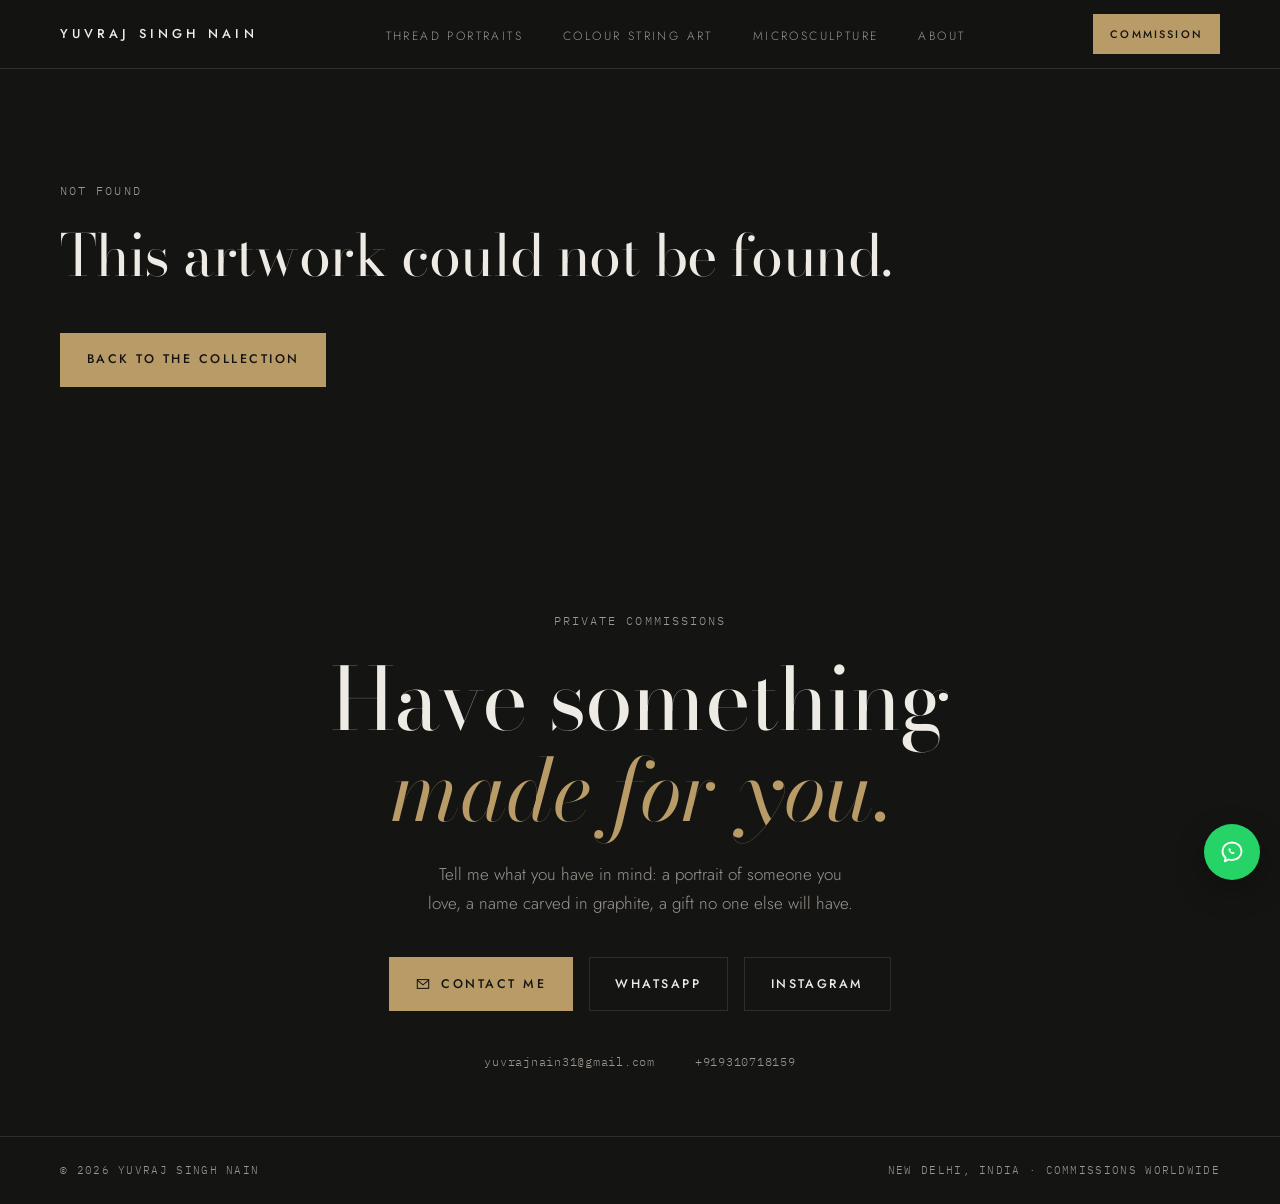
<file: artwork.html>
<!doctype html>
<html lang="en">
<head>
<meta charset="utf-8">
<meta name="viewport" content="width=device-width, initial-scale=1, viewport-fit=cover">
<title>Artwork · Yuvraj Singh Nain</title>
<meta name="claude:viewport-fit-sides" content="cover">
<meta name="description" content="An artwork by Yuvraj Singh Nain, Delhi-based thread artist and microsculptor.">
<meta property="og:title" content="Artwork · Yuvraj Singh Nain">
<meta property="og:description" content="An artwork by Yuvraj Singh Nain, Delhi-based thread artist and microsculptor.">
<link rel="preconnect" href="https://fonts.googleapis.com">
<link rel="preconnect" href="https://fonts.gstatic.com" crossorigin>
<link rel="stylesheet" href="https://fonts.googleapis.com/css2?family=Bodoni+Moda:ital,opsz,wght@0,6..96,400;0,6..96,500;1,6..96,400&family=Jost:wght@300;400;500&family=IBM+Plex+Mono:wght@400&display=swap">
<link rel="stylesheet" href="assets/style.css">
</head>
<body data-page="artwork">

<header class="nav">
  <div class="wrap">
    <a class="mark" href="./">YUVRAJ SINGH NAIN</a>
    <ul>
      <li><a href="thread.html">Thread portraits</a></li>
      <li><a href="colour.html">Colour string art</a></li>
      <li><a href="microsculpture.html">Microsculpture</a></li>
      <li><a href="about.html">About</a></li>
    </ul>
    <a class="btn" href="#contact">Commission</a>
  </div>
  <nav class="subnav" aria-label="Sections"><div class="wrap">
      <a href="thread.html">Thread art</a>
      <a href="colour.html">Colour</a>
      <a href="microsculpture.html">Microsculpture</a>
      <a href="about.html">About</a>
  </div></nav>
</header>

<main id="top">
  <div id="art-root"><section class="art"><div class="wrap"><p class="eyebrow">Loading artwork…</p></div></section></div>

  <section class="contact" id="contact">
    <div class="wrap">
      <p class="eyebrow">Private commissions</p>
      <h2><span data-k="contact_heading_1"></span> <em data-k="contact_heading_2"></em></h2>
      <p class="lede" data-k="contact_text"></p>
      <div class="ctas">
        <a class="btn" id="c-email" href="#" hidden>
          <svg viewBox="0 0 16 16" fill="none" stroke="currentColor" stroke-width="1.2" aria-hidden="true"><rect x="1.5" y="3" width="13" height="10"/><path d="M1.5 3.5 8 9l6.5-5.5"/></svg>
          Contact me
        </a>
        <a class="btn ghost" id="c-wa" href="#" target="_blank" rel="noopener" hidden>WhatsApp</a>
        <a class="btn ghost" id="c-ig" href="#" target="_blank" rel="noopener" hidden>Instagram</a>
      </div>
      <div class="contact-lines">
        <span id="l-email" hidden></span>
        <span id="l-wa" hidden></span>
      </div>
      <p class="note" id="contact-note" hidden>Add your email, WhatsApp number and Instagram in the admin panel under Site settings.</p>
    </div>
  </section>
</main>

<footer>
  <div class="wrap">
    <span>© <span id="year">2026</span> Yuvraj Singh Nain</span>
    <span>New Delhi, India · Commissions worldwide</span>
  </div>
</footer>
<script src="assets/site.js"></script>
</body>
</html>
</file>
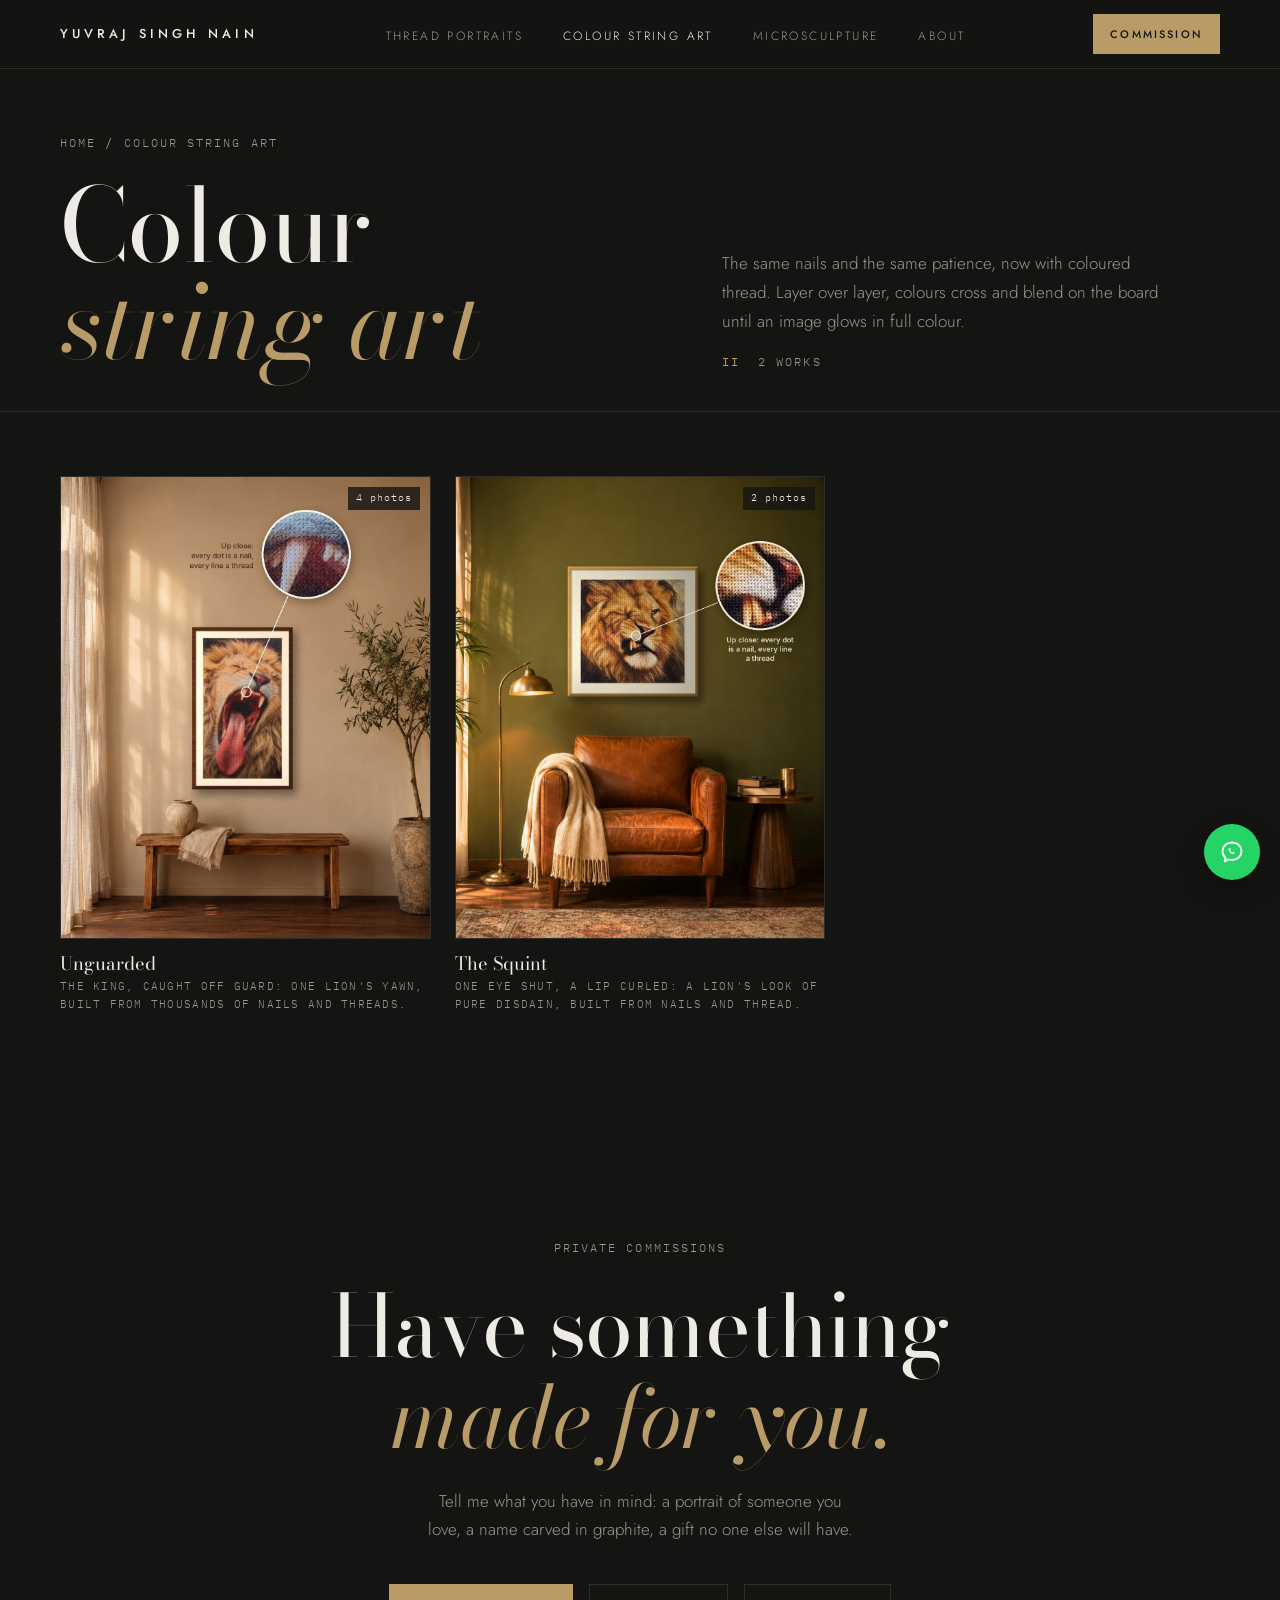
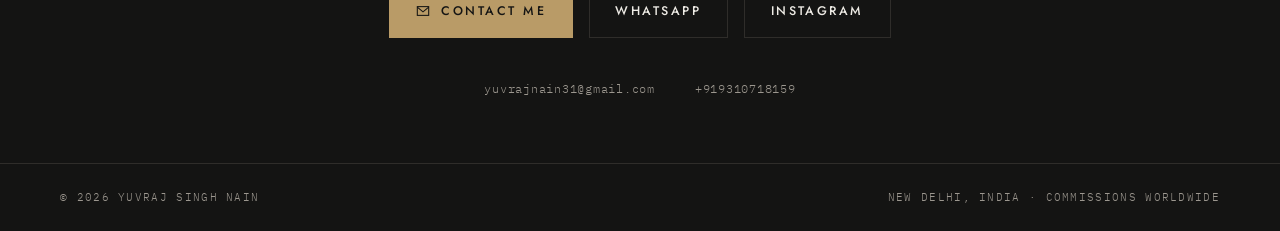
<file: colour.html>
<!doctype html>
<html lang="en">
<head>
<meta charset="utf-8">
<meta name="viewport" content="width=device-width, initial-scale=1, viewport-fit=cover">
<title>Colour String Art · Yuvraj Singh Nain</title>
<meta name="claude:viewport-fit-sides" content="cover">
<meta name="description" content="Colour string art by Yuvraj Singh Nain: portraits and designs in coloured thread wound across nails. Custom commissions worldwide.">
<meta property="og:title" content="Thread portraits · Yuvraj Singh Nain">
<meta property="og:description" content="Thread portraits by Yuvraj Singh Nain, Delhi-based artist. Custom commissions worldwide.">
<link rel="preconnect" href="https://fonts.googleapis.com">
<link rel="preconnect" href="https://fonts.gstatic.com" crossorigin>
<link rel="stylesheet" href="https://fonts.googleapis.com/css2?family=Bodoni+Moda:ital,opsz,wght@0,6..96,400;0,6..96,500;1,6..96,400&family=Jost:wght@300;400;500&family=IBM+Plex+Mono:wght@400&display=swap">
<link rel="stylesheet" href="assets/style.css">
</head>
<body data-page="category" data-cat="colour">

<header class="nav">
  <div class="wrap">
    <a class="mark" href="./">YUVRAJ SINGH NAIN</a>
    <ul>
      <li><a href="thread.html">Thread portraits</a></li>
      <li><a href="colour.html" aria-current="page">Colour string art</a></li>
      <li><a href="microsculpture.html">Microsculpture</a></li>
      <li><a href="about.html">About</a></li>
    </ul>
    <a class="btn" href="#contact">Commission</a>
  </div>
  <nav class="subnav" aria-label="Sections"><div class="wrap">
      <a href="thread.html">Thread art</a>
      <a href="colour.html" aria-current="page">Colour</a>
      <a href="microsculpture.html">Microsculpture</a>
      <a href="about.html">About</a>
  </div></nav>
</header>

<main id="top">
  <section class="page-head">
    <div class="wrap">
      <p class="eyebrow crumbs"><a href="./">Home</a> <b>/</b> Colour string art</p>
      <h1>Colour <em>string art</em></h1>
      <div style="display:grid;gap:var(--s2)">
        <p class="lede" data-k="colour_text"></p>
        <p class="eyebrow"><b>II</b> &nbsp;<span id="count"></span></p>
      </div>
    </div>
  </section>
  <section class="cat-body" id="collection">
    <div class="wrap">
      <p class="note" id="empty-note" hidden>No artworks added yet. These are examples until you add your first artwork from the admin panel.</p>
      <p class="lede" id="none" hidden>New works are coming soon. In the meantime, you can commission your own.</p>
      <div class="grid wide" id="grid"></div>
    </div>
  </section>

  <section class="contact" id="contact">
    <div class="wrap">
      <p class="eyebrow">Private commissions</p>
      <h2><span data-k="contact_heading_1"></span> <em data-k="contact_heading_2"></em></h2>
      <p class="lede" data-k="contact_text"></p>
      <div class="ctas">
        <a class="btn" id="c-email" href="#" hidden>
          <svg viewBox="0 0 16 16" fill="none" stroke="currentColor" stroke-width="1.2" aria-hidden="true"><rect x="1.5" y="3" width="13" height="10"/><path d="M1.5 3.5 8 9l6.5-5.5"/></svg>
          Contact me
        </a>
        <a class="btn ghost" id="c-wa" href="#" target="_blank" rel="noopener" hidden>WhatsApp</a>
        <a class="btn ghost" id="c-ig" href="#" target="_blank" rel="noopener" hidden>Instagram</a>
      </div>
      <div class="contact-lines">
        <span id="l-email" hidden></span>
        <span id="l-wa" hidden></span>
      </div>
      <p class="note" id="contact-note" hidden>Add your email, WhatsApp number and Instagram in the admin panel under Site settings.</p>
    </div>
  </section>
</main>

<footer>
  <div class="wrap">
    <span>© <span id="year">2026</span> Yuvraj Singh Nain</span>
    <span>New Delhi, India · Commissions worldwide</span>
  </div>
</footer>
<script src="assets/site.js"></script>
</body>
</html>
</file>
<file: assets/style.css>
/* Layout: a museum of two rooms — a near-black vitrine for the graphite microsculptures and a soft gallery-white room for the thread portraits. Neutral walls so the art carries all the color; antique gold only on numerals and the call to action. */
:root{
  --bg:#141413;          /* vitrine black, neutral */
  --surface:#1C1B19;     /* display plinth */
  --line:#2F2D2A;        /* hairline */
  --fg:#EEEBE5;          /* gallery white */
  --muted:#9C978F;       /* warm grey */
  --brass:#B99B67;       /* antique gold */
  --brass-dim:#857150;
  --on-gold:#141413;
  --ok:#8FB08A;          /* available */
  --sold:#D08A7E;        /* sold */
  --display:"Bodoni Moda", "Didot", "Bodoni 72", Georgia, serif;
  --body:"Jost", "Futura", "Century Gothic", system-ui, sans-serif;
  --mono:"IBM Plex Mono", ui-monospace, "SF Mono", Menlo, monospace;
  --s1:.75rem; --s2:1rem; --s3:1.5rem; --s4:2.5rem; --s5:4rem; --s6:7rem;
  color-scheme:dark;
}
*{box-sizing:border-box}
html{scroll-behavior:smooth}
@media (prefers-reduced-motion:reduce){html{scroll-behavior:auto}}
body{margin:0;background:var(--bg);color:var(--fg);font-family:var(--body);font-weight:300;font-size:1.0625rem;line-height:1.7;-webkit-font-smoothing:antialiased}
img{max-width:100%}
[hidden]{display:none!important}
/* gallery-white rooms */
.ivory{--bg:#F4F3EF;--surface:#EBE9E3;--line:#D9D5CC;--fg:#151412;--muted:#4A4640;--brass:#86703F;--brass-dim:#A08A62;--on-gold:#FAF9F6;--ok:#3F6B3A;--sold:#9A3B2E;background:var(--bg);color:var(--fg)}
.ivory p,.ivory dd{font-weight:400}
.ivory h2{font-weight:500}
body::before{content:"";position:fixed;inset:0 0 auto;height:env(safe-area-inset-top,0px);z-index:10;background:var(--bg)}
a{color:inherit}
:focus-visible{outline:1px solid var(--brass);outline-offset:4px}
.wrap{max-width:1240px;margin-inline:auto;padding-left:max(16px,env(safe-area-inset-left,0px));padding-right:max(16px,env(safe-area-inset-right,0px))}
@media (min-width:760px){.wrap{padding-left:max(40px,env(safe-area-inset-left,0px));padding-right:max(40px,env(safe-area-inset-right,0px))}}

.eyebrow{font-family:var(--mono);font-size:.72rem;letter-spacing:.18em;text-transform:uppercase;color:var(--muted)}
.eyebrow b{color:var(--brass);font-weight:400}
.eyebrow a{text-decoration:none}
.eyebrow a:hover{color:var(--brass)}
h1,h2,h3{font-family:var(--display);font-weight:400;margin:0;text-wrap:balance;letter-spacing:-.01em}
h2{font-size:clamp(2.2rem,5vw,3.6rem);line-height:1.05}
p{margin:0}

.btn{display:inline-flex;align-items:center;gap:.7rem;padding:.95rem 1.6rem;font-family:var(--body);font-size:.78rem;font-weight:500;letter-spacing:.2em;text-transform:uppercase;text-decoration:none;border:1px solid var(--brass);color:var(--on-gold);background:var(--brass);transition:background .3s,color .3s;cursor:pointer}
.btn:hover{background:transparent;color:var(--brass)}
.btn.ghost{background:transparent;color:var(--fg);border-color:var(--line)}
.btn.ghost:hover{border-color:var(--brass);color:var(--brass)}
.btn svg{width:14px;height:14px}
.textlink{font-size:.78rem;font-weight:500;letter-spacing:.2em;text-transform:uppercase;text-decoration:none;color:var(--fg);border-bottom:1px solid var(--brass);padding-bottom:.35rem;justify-self:start;transition:color .25s}
.textlink:hover{color:var(--brass)}

header.nav{position:sticky;top:env(safe-area-inset-top,0px);z-index:20;background:color-mix(in srgb,var(--bg) 88%,transparent);backdrop-filter:blur(10px);-webkit-backdrop-filter:blur(10px);border-bottom:1px solid var(--line)}
.nav .wrap{display:flex;align-items:center;justify-content:space-between;gap:var(--s2);height:68px}
.mark{font-family:var(--body);font-weight:500;font-size:.8rem;letter-spacing:.32em;text-decoration:none;white-space:nowrap}
.nav ul{display:flex;gap:var(--s4);list-style:none;margin:0;padding:0}
.nav ul a{font-size:.75rem;letter-spacing:.2em;text-transform:uppercase;text-decoration:none;color:var(--muted);transition:color .25s}
.nav ul a:hover,.nav ul a[aria-current="page"]{color:var(--fg)}
.nav .btn{padding:.6rem 1rem;font-size:.68rem}
.subnav{display:none;border-top:1px solid var(--line)}
.subnav .wrap{display:flex;gap:var(--s3);height:auto;padding-block:.6rem;overflow-x:auto}
.subnav a{font-size:.7rem;letter-spacing:.18em;text-transform:uppercase;text-decoration:none;color:var(--muted);white-space:nowrap}
.subnav a[aria-current="page"]{color:var(--fg)}
@media (max-width:820px){.nav ul{display:none}.subnav{display:block}}
@media (max-width:420px){.mark{letter-spacing:.2em;font-size:.72rem}}

/* hero */
.hero{padding-block:var(--s5) var(--s5);border-bottom:1px solid var(--line)}
.hero .wrap{display:grid;grid-template-columns:1.05fr .95fr;gap:var(--s5);align-items:center}
.hero-copy{min-width:0;display:grid;gap:var(--s3)}
.hero h1{font-size:clamp(2.9rem,7.4vw,6.4rem);line-height:.96}
.hero h1 em{font-style:italic;color:var(--brass)}
.hero .lede{max-width:34ch;color:var(--muted);font-size:1.1rem}
.ctas{display:flex;flex-wrap:wrap;gap:var(--s2)}
.hero .ctas{padding-top:var(--s1)}
.loom{position:relative;max-width:100%;aspect-ratio:1/1;width:100%;margin:0}
.loom canvas{width:100%;height:100%;display:block}
.loom figcaption{position:absolute;left:0;right:0;bottom:-.5rem;text-align:center}
@media (max-width:860px){.hero .wrap{grid-template-columns:1fr;gap:var(--s4)}.loom{max-width:460px;margin-inline:auto}}

/* honours */
.honours{border-bottom:1px solid var(--line)}
.honours .wrap{display:grid;grid-template-columns:repeat(var(--cols,3),1fr)}
.honour{padding-block:var(--s4);padding-inline:var(--s3);display:grid;gap:.4rem;align-content:start;border-left:1px solid var(--line)}
.honour:first-child{border-left:0;padding-left:0}
.honour .n{font-family:var(--display);font-size:clamp(2.6rem,5vw,3.8rem);line-height:1;color:var(--brass);font-variant-numeric:lining-nums}
.honour .n.word{font-style:italic;font-size:clamp(2rem,3.8vw,2.9rem)}
.honour p{color:var(--muted);font-size:.95rem;max-width:26ch}
@media (max-width:760px){.honours .wrap{grid-template-columns:1fr}.honour{border-left:0;border-top:1px solid var(--line);padding-inline:0;padding-block:var(--s3)}.honour:first-child{border-top:0}}
.records{border-bottom:1px solid var(--line);padding-block:var(--s3)}
.records .wrap{display:flex;flex-wrap:wrap;align-items:baseline;gap:var(--s1) var(--s4)}
.records ul{display:flex;flex-wrap:wrap;gap:var(--s1) var(--s4);list-style:none;margin:0;padding:0}
.records li{font-family:var(--display);font-style:italic;font-size:1.1rem}
.records li::before{content:"✦";font-style:normal;font-size:.6rem;color:var(--brass);margin-right:.6rem;vertical-align:.25em}

/* chapters */
.chapter{padding-block:var(--s6) var(--s5)}
.chapter .wrap{display:grid;grid-template-columns:1fr 1fr;gap:var(--s5);align-items:center}
.chapter.flip .plate{order:2}
.plate{position:relative;background:var(--surface);border:1px solid var(--line);aspect-ratio:4/5;max-width:100%;overflow:hidden;margin:0;display:block}
.plate canvas,.plate img{width:100%;height:100%;display:block;object-fit:cover}
.plate .scale{position:absolute;left:var(--s2);right:var(--s2);bottom:var(--s2);display:flex;justify-content:space-between;gap:var(--s1);font-family:var(--mono);font-size:.68rem;letter-spacing:.12em;color:var(--muted);text-transform:uppercase}
.plate.has-photo .scale{display:none}
.chapter-copy{min-width:0;display:grid;gap:var(--s3)}
.chapter-copy p{color:var(--muted);max-width:46ch}
.spec{display:grid;grid-template-columns:auto 1fr;gap:.55rem var(--s3);margin:0;padding-top:var(--s2);border-top:1px solid var(--line);max-width:46ch}
.spec dt{font-family:var(--mono);font-size:.7rem;letter-spacing:.14em;text-transform:uppercase;color:var(--brass-dim);padding-top:.3rem}
.spec dd{margin:0;font-size:.98rem}
@media (max-width:860px){.chapter{padding-block:var(--s5) var(--s4)}.chapter .wrap{grid-template-columns:1fr;gap:var(--s4)}.chapter.flip .plate{order:0}}

/* collection grids */
.collection{padding-block:var(--s6);border-top:1px solid var(--line)}
.col-head{display:flex;flex-wrap:wrap;align-items:end;justify-content:space-between;gap:var(--s3);margin-bottom:var(--s4)}
.col-head > div{display:grid;gap:var(--s2)}
.col-links{display:flex;flex-wrap:wrap;gap:var(--s3)}
.note{font-family:var(--mono);font-size:.72rem;letter-spacing:.06em;color:var(--brass-dim);border:1px dashed var(--brass-dim);padding:.7rem 1rem;margin-bottom:var(--s3)}
.grid{display:grid;grid-template-columns:repeat(4,1fr);gap:var(--s4) var(--s3)}
.grid.wide{grid-template-columns:repeat(3,1fr)}
@media (max-width:1000px){.grid{grid-template-columns:repeat(3,1fr)}}
@media (max-width:720px){.grid,.grid.wide{grid-template-columns:repeat(2,1fr);gap:var(--s3) var(--s2)}}
.work{display:grid;gap:.8rem;align-content:start;color:inherit;text-decoration:none;min-width:0}
.work .frame{background:var(--surface);border:1px solid var(--line);aspect-ratio:4/5;max-width:100%;overflow:hidden;position:relative}
.work canvas,.work img{width:100%;height:100%;display:block;object-fit:cover;transition:transform .9s cubic-bezier(.2,.7,.2,1)}
.work:hover canvas,.work:hover img{transform:scale(1.04)}
.work .count{position:absolute;top:.6rem;right:.6rem;font-family:var(--mono);font-size:.62rem;letter-spacing:.1em;padding:.2rem .5rem;background:color-mix(in srgb,var(--bg) 80%,transparent);color:var(--fg)}
.work .cap{display:grid;gap:.15rem;min-width:0}
.work .t{font-family:var(--display);font-size:1.15rem;line-height:1.25;overflow-wrap:anywhere}
.work .m{font-family:var(--mono);font-size:.66rem;letter-spacing:.12em;text-transform:uppercase;color:var(--muted)}

/* category page head */
.page-head{padding-block:var(--s5) var(--s4);border-bottom:1px solid var(--line)}
.page-head .wrap{display:grid;grid-template-columns:1.2fr 1fr;gap:var(--s3) var(--s5);align-items:end}
.page-head h1{font-size:clamp(3rem,8vw,6.6rem);line-height:.95}
.page-head h1 em{font-style:italic;color:var(--brass)}
.page-head .lede{color:var(--muted);max-width:44ch}
.page-head .crumbs{grid-column:1/-1}
@media (max-width:860px){.page-head .wrap{grid-template-columns:1fr}}
.cat-body{padding-block:var(--s5) var(--s6)}

/* artwork detail */
.art{padding-block:var(--s4) var(--s6);border-bottom:1px solid var(--line)}
.art-crumbs{margin-bottom:var(--s3)}
.art-grid{display:grid;grid-template-columns:minmax(0,1.35fr) minmax(0,1fr);gap:var(--s5);align-items:start}
.art-media{display:grid;gap:var(--s2);min-width:0}
/* the frame keeps a fixed shape; the photo is fitted inside it whole, never cropped */
.art-main{position:relative;display:block;background:var(--surface);border:1px solid var(--line);width:min(100%, calc(82vh * 0.8));aspect-ratio:4/5;overflow:hidden;cursor:zoom-in;padding:0}
.art-main img,.art-main canvas{position:absolute;inset:0;width:100%;height:100%;object-fit:contain;display:block}
.art-main .arrow{z-index:1}
.art-main .arrow{position:absolute;top:50%;transform:translateY(-50%);width:44px;height:44px;display:grid;place-items:center;background:color-mix(in srgb,var(--bg) 75%,transparent);color:var(--fg);border:1px solid var(--line);cursor:pointer;font-size:1.1rem;font-family:var(--body)}
.art-main .arrow.prev{left:.75rem}.art-main .arrow.next{right:.75rem}
.art-main .arrow:hover{color:var(--brass);border-color:var(--brass)}
.thumbs{display:flex;gap:.6rem;overflow-x:auto;padding-bottom:.2rem}
.thumbs button{flex:0 0 76px;height:95px;padding:0;border:1px solid var(--line);background:var(--surface);cursor:pointer;opacity:.6;transition:opacity .25s,border-color .25s}
.thumbs button[aria-current="true"]{opacity:1;border-color:var(--brass)}
.thumbs button:hover{opacity:1}
.thumbs img,.thumbs canvas{width:100%;height:100%;object-fit:cover;display:block}
.art-info{position:sticky;top:calc(env(safe-area-inset-top,0px) + 96px);display:grid;gap:var(--s3);min-width:0}
.art-info h1{font-size:clamp(2.4rem,4.6vw,4rem);line-height:1.02;overflow-wrap:anywhere}
.art-info .caption{color:var(--muted);font-size:1.05rem}
.buy{display:flex;flex-wrap:wrap;align-items:center;gap:var(--s1) var(--s3)}
.price{font-family:var(--display);font-size:clamp(1.7rem,3vw,2.2rem);line-height:1;font-variant-numeric:lining-nums}
.status{display:inline-flex;align-items:center;gap:.55rem;font-family:var(--mono);font-size:.7rem;letter-spacing:.16em;text-transform:uppercase;padding:.4rem .75rem;border:1px solid currentColor}
.status::before{content:"";width:7px;height:7px;border-radius:50%;background:currentColor}
.status.available{color:var(--ok)}
.status.sold{color:var(--sold)}
.sold-tag{position:absolute;top:.6rem;left:.6rem;font-family:var(--mono);font-size:.62rem;letter-spacing:.14em;text-transform:uppercase;padding:.25rem .55rem;background:var(--fg);color:var(--bg)}
.art-info .desc{color:var(--muted);max-width:52ch;white-space:pre-line}
.art-info .spec{max-width:none}
.art-pager{display:flex;justify-content:space-between;gap:var(--s2);padding-top:var(--s3);border-top:1px solid var(--line)}
.art-pager a{text-decoration:none;display:grid;gap:.2rem;min-width:0;max-width:48%}
.art-pager a:last-child{text-align:right;margin-left:auto}
.art-pager .t{font-family:var(--display);font-size:1.05rem;overflow-wrap:anywhere}
.art-pager a:hover .t{color:var(--brass)}
@media (max-width:900px){.art-grid{grid-template-columns:1fr;gap:var(--s4)}.art-info{position:static}.art-main{width:100%}}
.missing{padding-block:var(--s6);display:grid;gap:var(--s3);justify-items:start}

/* zoom */
.zoom{position:fixed;inset:0;z-index:50;background:color-mix(in srgb,var(--bg) 97%,transparent);display:grid;place-items:center;padding:calc(env(safe-area-inset-top,0px) + 56px) max(16px,env(safe-area-inset-right,0px)) calc(env(safe-area-inset-bottom,0px) + 16px) max(16px,env(safe-area-inset-left,0px));cursor:zoom-out}
.zoom img{max-width:100%;max-height:100%;object-fit:contain}
.zoom canvas{height:min(80vh,900px);aspect-ratio:4/5;max-width:100%}
.zoom button{position:fixed;top:calc(env(safe-area-inset-top,0px) + 12px);right:max(16px,env(safe-area-inset-right,0px));background:transparent;color:var(--fg);border:1px solid var(--line);font-family:var(--body);font-size:.72rem;letter-spacing:.18em;text-transform:uppercase;padding:.6rem 1rem;cursor:pointer}

/* process */
.process{padding-block:var(--s6);border-block:1px solid var(--line)}
.process h2{margin-bottom:var(--s4);max-width:16ch;font-weight:500}
.steps{display:grid;grid-template-columns:repeat(4,1fr);gap:var(--s3);list-style:none;margin:0;padding:0;counter-reset:step}
.steps li{counter-increment:step;display:grid;gap:.6rem;align-content:start;padding-top:var(--s3);border-top:1px solid var(--line)}
.steps li::before{content:counter(step,upper-roman);font-family:var(--display);font-style:italic;font-size:1.6rem;color:var(--brass);line-height:1}
.steps h3{font-family:var(--body);font-weight:500;font-size:1.05rem;letter-spacing:.06em;text-transform:uppercase;line-height:1.4}
.steps p{color:var(--muted);font-size:1rem;font-weight:400;line-height:1.65}
@media (max-width:900px){.steps{grid-template-columns:1fr 1fr}}
@media (max-width:520px){.steps{grid-template-columns:1fr}}

/* contact */
.contact{padding-block:var(--s6) var(--s5);text-align:center}
.contact .wrap{display:grid;justify-items:center;gap:var(--s3)}
.contact h2{font-size:clamp(2.6rem,7vw,5.4rem);max-width:14ch}
.contact h2 em{font-style:italic;color:var(--brass)}
.contact .lede{color:var(--muted);max-width:44ch}
.contact .ctas{justify-content:center;padding-top:var(--s2)}
.contact-lines{display:flex;flex-wrap:wrap;justify-content:center;gap:var(--s1) var(--s4);font-family:var(--mono);font-size:.78rem;letter-spacing:.06em;color:var(--muted);padding-top:var(--s2)}
.contact-lines span{user-select:all;overflow-wrap:anywhere}

footer{border-top:1px solid var(--line);padding-block:var(--s3)}
footer .wrap{display:flex;flex-wrap:wrap;justify-content:space-between;gap:var(--s2);font-family:var(--mono);font-size:.68rem;letter-spacing:.12em;text-transform:uppercase;color:var(--muted)}

.reveal{animation:rise 1.1s cubic-bezier(.2,.7,.2,1) both}
.reveal.d2{animation-delay:.12s}.reveal.d3{animation-delay:.24s}.reveal.d4{animation-delay:.36s}
@keyframes rise{from{transform:translateY(14px);opacity:.001}to{transform:none;opacity:1}}
@media (prefers-reduced-motion:reduce){.reveal{animation:none}.work canvas,.work img{transition:none}}

/* looping videos */
.loom.has-video{aspect-ratio:4/5;max-width:520px;margin-inline:auto;background:var(--surface);border:1px solid var(--line);overflow:hidden}
.loom.has-video figcaption{display:none}
.loom video,.plate video{width:100%;height:100%;display:block;object-fit:cover}

/* about page */
.about-head{padding-block:var(--s5) var(--s6);border-bottom:1px solid var(--line)}
.about-head .wrap{display:grid;grid-template-columns:minmax(0,1.15fr) minmax(0,.85fr);gap:var(--s5);align-items:start}
.about-copy{display:grid;gap:var(--s3);min-width:0}
.about-head h1{font-size:clamp(3rem,7.6vw,6.4rem);line-height:.95}
.about-head h1 span{display:block}
.about-head h1 em{font-style:italic;color:var(--brass)}
.bio{display:grid;gap:var(--s2);max-width:58ch}
.bio p{color:var(--muted);font-size:1.08rem;line-height:1.8}
.bio p:first-child{color:var(--fg);font-size:1.2rem}
.about-photo{position:sticky;top:calc(env(safe-area-inset-top,0px) + 96px)}
@media (max-width:860px){.about-head .wrap{grid-template-columns:1fr;gap:var(--s4)}.about-photo{position:static;order:-1;max-width:460px}}
.journey,.featured{padding-block:var(--s6) var(--s5);border-bottom:1px solid var(--line)}
.journey h2{margin-block:var(--s2) var(--s4)}
.timeline{list-style:none;margin:0;padding:0;display:grid;max-width:900px}
.timeline li{display:grid;grid-template-columns:7rem 1fr;gap:var(--s3);padding-block:var(--s3);border-top:1px solid var(--line)}
.timeline .yr{font-family:var(--display);font-size:1.6rem;line-height:1.2;color:var(--brass);font-variant-numeric:lining-nums}
.timeline p{font-size:1.02rem;padding-top:.3rem}
@media (max-width:520px){.timeline li{grid-template-columns:1fr;gap:.3rem}}
.featured .wrap{display:grid;gap:var(--s3)}
.featured-list{list-style:none;margin:0;padding:0;display:flex;flex-wrap:wrap;gap:var(--s2) var(--s5)}
.featured-list li{font-family:var(--display);font-style:italic;font-size:clamp(1.4rem,2.6vw,2rem)}

/* home banner photo */
.hero{position:relative;overflow:hidden;isolation:isolate}
.hero-bg{position:absolute;inset:0;z-index:-1;display:none}
.hero.has-bg .hero-bg{display:block}
.hero-bg img{width:100%;height:100%;object-fit:cover;object-position:center 55%;display:block;filter:grayscale(1) contrast(1.05)}
.hero-bg::after{content:"";position:absolute;inset:0;background:
  linear-gradient(90deg, rgba(20,20,19,.92) 0%, rgba(20,20,19,.78) 38%, rgba(20,20,19,.45) 70%, rgba(20,20,19,.35) 100%),
  linear-gradient(0deg, rgba(20,20,19,.85) 0%, rgba(20,20,19,0) 35%)}
.hero.has-bg{padding-block:var(--s6)}
.hero.has-bg .lede{color:#CFCAC1}
.hero.no-side .wrap{grid-template-columns:minmax(0,1fr)}
.hero.no-side .hero-copy{max-width:780px}
@media (max-width:860px){
  .hero-bg::after{background:linear-gradient(180deg, rgba(20,20,19,.55) 0%, rgba(20,20,19,.82) 55%, rgba(20,20,19,.95) 100%)}
  .hero.has-bg{padding-block:var(--s5)}
}

/* phones: Selected works shows 4 pieces (2 thread + 2 pencil) */
@media (max-width:720px){ #collection .grid .work.m-hide{display:none} }

/* phone polish: menu fits and is easy to tap, compact achievements, tighter section spacing */
@media (max-width:820px){
  .subnav .wrap{justify-content:space-between;gap:var(--s1);padding-block:0;overflow:visible}
  .subnav a{display:inline-block;padding-block:.8rem;font-size:.66rem;letter-spacing:.12em}
  .mark{display:inline-block;padding-block:.7rem}
}
@media (max-width:760px){
  .honours .wrap{grid-template-columns:repeat(var(--cols,3),minmax(0,1fr))}
  .honour{border-top:0;border-left:1px solid var(--line);padding-inline:.8rem;padding-block:var(--s3)}
  .honour:first-child{border-left:0;padding-left:0}
  .honour .n{font-size:clamp(1.8rem,8vw,2.4rem)}
  .honour .n.word{font-size:clamp(1.3rem,5.5vw,1.7rem)}
  .honour p{font-size:.78rem;line-height:1.45}
  .collection,.process,.journey,.featured{padding-block:var(--s5)}
  .contact{padding-block:var(--s5) var(--s4)}
  .textlink{display:inline-block;padding-top:.7rem}
  .col-links{gap:var(--s1) var(--s3)}
}

/* ---------- motion ---------- */
/* smooth cross-fade between pages (browsers without support simply skip it) */
@view-transition{navigation:auto}
::view-transition-old(root),::view-transition-new(root){animation-duration:.45s;animation-timing-function:cubic-bezier(.4,0,.2,1)}
header.nav{view-transition-name:site-header}

/* banner: a very slow drift, and the heading lines rise one after another */
@keyframes drift{from{transform:scale(1)}to{transform:scale(1.08)}}
.hero.has-bg .hero-bg img{animation:drift 26s ease-in-out infinite alternate;transform-origin:60% 55%}
.hero h1.reveal{animation:none}
.hero h1 > span,.hero h1 > em{display:inline-block;animation:rise 1.2s cubic-bezier(.2,.7,.2,1) both}
.hero h1 > span{animation-delay:.12s}
.hero h1 > em{animation-delay:.36s}

/* artworks lift into view like a curtain */
.unveil{clip-path:inset(100% 0 0 0);transition:clip-path 1.15s cubic-bezier(.7,0,.2,1) var(--d,0ms)}
.unveil > img,.unveil > canvas,.unveil > video{transform:scale(1.12);transition:transform 1.4s cubic-bezier(.2,.7,.2,1) var(--d,0ms)}
.unveil.revealed{clip-path:inset(0 0 0 0)}
.unveil.revealed > img,.unveil.revealed > canvas,.unveil.revealed > video{transform:scale(1)}

/* artwork page: swipe, slide-in and the magnifying loupe */
.art-main{touch-action:pan-y}
@keyframes inNext{from{opacity:0;transform:translateX(28px)}to{opacity:1;transform:none}}
@keyframes inPrev{from{opacity:0;transform:translateX(-28px)}to{opacity:1;transform:none}}
.art-main img.in-next,.art-main canvas.in-next{animation:inNext .45s cubic-bezier(.2,.7,.2,1)}
.art-main img.in-prev,.art-main canvas.in-prev{animation:inPrev .45s cubic-bezier(.2,.7,.2,1)}
.loupe{position:absolute;z-index:2;left:0;top:0;width:200px;height:200px;border-radius:50%;pointer-events:none;
  background-repeat:no-repeat;background-color:var(--surface);
  border:1px solid color-mix(in srgb,var(--brass) 75%,transparent);
  box-shadow:0 18px 50px rgba(0,0,0,.35),inset 0 0 0 5px rgba(255,255,255,.10);
  opacity:0;transform:translate(-50%,-50%) scale(.6);transition:opacity .2s,transform .3s cubic-bezier(.2,.7,.2,1)}
.loupe.on{opacity:1;transform:translate(-50%,-50%) scale(1)}
.art-main.lensing{cursor:none}
.loupe-hint{margin:0;color:var(--muted)}

@media (prefers-reduced-motion:reduce){
  ::view-transition-group(*),::view-transition-old(*),::view-transition-new(*){animation:none!important}
  .hero.has-bg .hero-bg img,.hero h1 > span,.hero h1 > em,.art-main img,.art-main canvas{animation:none!important}
}

/* ---------- Google reviews ---------- */
.reviews{padding-block:var(--s6);border-top:1px solid var(--line);--star:#F6B926}
.rv-head{display:flex;flex-wrap:wrap;align-items:end;justify-content:space-between;gap:var(--s3) var(--s4);margin-bottom:var(--s4)}
.rv-title{display:grid;gap:var(--s2)}
.rv-summary{display:flex;flex-wrap:wrap;align-items:center;gap:var(--s2) var(--s4)}
.rv-score{display:grid;gap:.35rem}
.rv-label{font-family:var(--body);font-weight:500;font-size:.95rem;letter-spacing:.02em}
.rv-row{display:flex;align-items:center;gap:.7rem;flex-wrap:wrap}
.rv-avg{font-family:var(--body);font-weight:500;font-size:1.9rem;line-height:1;font-variant-numeric:lining-nums}
.rv-stars{color:var(--star);letter-spacing:.08em;line-height:1;font-size:1rem}
.rv-stars.lg{font-size:1.35rem}
.rv-count{color:var(--muted);font-size:.95rem}
.rv-actions{display:flex;flex-wrap:wrap;gap:.6rem}
.rv-actions .btn{padding:.75rem 1.2rem;font-size:.7rem}
.rv-grid{display:grid;grid-template-columns:repeat(auto-fit,minmax(min(100%,300px),1fr));gap:var(--s3);align-items:start}
.rv{display:flex;flex-direction:column;gap:var(--s2);padding:var(--s3);background:var(--surface);border:1px solid var(--line);color:inherit;text-decoration:none;min-width:0;transition:border-color .25s,transform .25s}
a.rv:hover{border-color:var(--brass);transform:translateY(-2px)}
.rv-top{display:flex;align-items:center;gap:.85rem;min-width:0}
.rv-av{flex:0 0 44px;width:44px;height:44px;border-radius:50%;overflow:hidden;display:grid;place-items:center;color:#fff;font-family:var(--body);font-weight:500;font-size:1.15rem;background:#555}
.rv-av img{width:100%;height:100%;object-fit:cover;display:block}
.rv-who{display:grid;gap:.3rem;min-width:0}
.rv-name{font-weight:500;font-size:1rem;overflow-wrap:anywhere}
.rv-meta{display:flex;align-items:center;gap:.6rem;flex-wrap:wrap}
.rv-date{color:var(--muted);font-size:.85rem}
.rv-text{margin:0;font-size:1rem;line-height:1.65;font-weight:300;overflow-wrap:anywhere;display:-webkit-box;-webkit-line-clamp:7;-webkit-box-orient:vertical;overflow:hidden}
.rv-photos{display:flex;gap:.5rem}
.rv-ph{position:relative;width:72px;height:72px;overflow:hidden;background:var(--bg);border:1px solid var(--line)}
.rv-ph img{width:100%;height:100%;object-fit:cover;display:block}
.rv-more{position:absolute;inset:0;display:grid;place-items:center;background:rgba(0,0,0,.55);color:#fff;font-weight:500}
.rv-foot{display:flex;align-items:center;gap:.45rem;margin-top:auto;padding-top:var(--s2);border-top:1px solid var(--line);font-size:.8rem;color:var(--muted)}
.rv-foot svg{width:13px;height:13px;color:var(--star)}
a.rv:hover .rv-foot{color:var(--fg)}

/* ---------- floating WhatsApp button ---------- */
.wa-float{position:fixed;z-index:40;right:calc(max(16px, env(safe-area-inset-right,0px)) + 4px);bottom:calc(env(safe-area-inset-bottom,0px) + 20px);
  display:flex;align-items:center;justify-content:center;gap:0;height:56px;min-width:56px;padding:0 15px;border-radius:28px;
  background:#25D366;color:#fff;text-decoration:none;box-shadow:0 10px 30px rgba(0,0,0,.28);
  transition:transform .25s,box-shadow .25s}
.wa-float svg{width:26px;height:26px;flex:0 0 26px}
.wa-float .wa-label{font-family:var(--body);font-weight:500;font-size:.8rem;letter-spacing:.06em;white-space:nowrap;max-width:0;overflow:hidden;margin-left:0;transition:max-width .35s ease,margin-left .35s ease}
.wa-float:hover{transform:translateY(-2px);box-shadow:0 14px 36px rgba(0,0,0,.32)}
@media (hover:hover){.wa-float:hover .wa-label{max-width:160px;margin-left:.6rem}}
.wa-float:focus-visible{outline:2px solid var(--fg);outline-offset:3px}
@media (max-width:520px){.wa-float{height:52px;min-width:52px;padding:0 13px;bottom:calc(env(safe-area-inset-bottom,0px) + 16px)}}
@media print{.wa-float{display:none}}

/* ---------- phone: shorter, tighter home page ---------- */
@media (max-width:720px){
  /* the two art-form sections: heading + a 3-line intro, no detail list */
  .chapter .chapter-copy{gap:var(--s2)}
  .chapter .chapter-copy h2{font-size:clamp(1.9rem,8vw,2.4rem)}
  .chapter .chapter-copy > p:not(.eyebrow){display:-webkit-box;-webkit-line-clamp:3;-webkit-box-orient:vertical;overflow:hidden;font-size:.98rem}
  .chapter .spec{display:none}
  /* reviews: only the first two */
  /* commission steps: four boxes, two by two */
  .process{padding-block:var(--s5)}
  .process h2{margin-bottom:var(--s3)}
  .steps{grid-template-columns:1fr 1fr;gap:.6rem}
  .steps li{border:1px solid var(--line);background:var(--surface);padding:var(--s2);gap:.35rem}
  .steps li::before{font-size:1.25rem}
  .steps h3{font-size:.78rem;letter-spacing:.08em}
  .steps p{font-size:.85rem;line-height:1.5}
}

/* ---------- reviews: continuous horizontal flow ---------- */
.rv-viewport{position:relative;overflow:hidden;padding-block:6px;
  -webkit-mask-image:linear-gradient(90deg,transparent 0,#000 7%,#000 93%,transparent 100%);
          mask-image:linear-gradient(90deg,transparent 0,#000 7%,#000 93%,transparent 100%)}
.rv-grid.flow,.rv-grid.scroll{display:flex;gap:0;width:max-content;align-items:stretch}
.rv-grid.flow > .rv,.rv-grid.scroll > .rv{flex:0 0 auto;width:min(360px,80vw);margin-right:var(--s3)}
.rv-grid.flow{animation:rv-flow var(--rv-dur,30s) linear infinite}
.rv-viewport:hover .rv-grid.flow,.rv-grid.flow.paused{animation-play-state:paused}
@keyframes rv-flow{from{transform:translateX(0)}to{transform:translateX(-50%)}}
/* when motion is reduced (or only one review): a row you can scroll sideways */
.rv-viewport:has(.rv-grid.scroll){overflow-x:auto;scroll-snap-type:x mandatory;-webkit-mask-image:none;mask-image:none;
  padding-left:max(16px,env(safe-area-inset-left,0px))}
.rv-grid.scroll > .rv{scroll-snap-align:start}
@media (min-width:760px){.rv-viewport:has(.rv-grid.scroll){padding-left:max(40px,env(safe-area-inset-left,0px))}}
@media (max-width:720px){.rv-grid.flow > .rv,.rv-grid.scroll > .rv{margin-right:var(--s2)}}

/* review photos grow to fill the card's spare space, centred (short reviews get big photos) */
.rv-photos{flex:1 1 0;min-height:72px;max-height:260px;justify-content:center;align-items:center}
.rv-ph{width:auto;height:100%;aspect-ratio:1/1;max-width:calc((100% - 1rem) / 3)}
.rv-photos:has(.rv-ph:only-child) .rv-ph{max-width:100%}
.rv-photos:has(.rv-ph:nth-child(2):last-child) .rv-ph{max-width:calc((100% - .5rem) / 2)}

/* phone menu: never wider than the screen (scrolls sideways inside itself if it ever has to) */
@media (max-width:820px){
  .subnav .wrap{overflow-x:auto;scrollbar-width:none}
  .subnav .wrap::-webkit-scrollbar{display:none}
}
</file>
